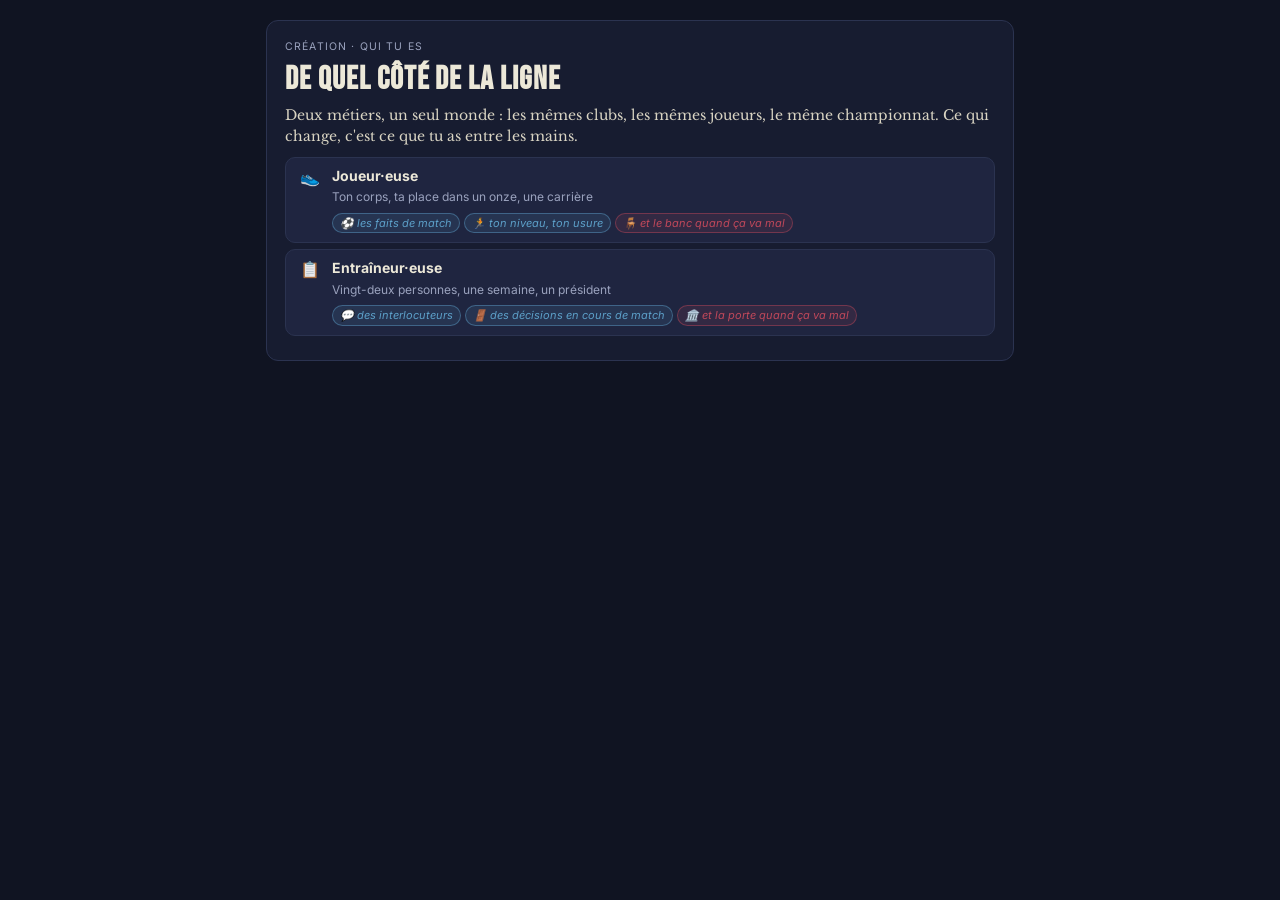
<file: v2/index.html>
<!doctype html>
<html lang="fr" data-mode="joueur">
<head>
<meta charset="utf-8">
<meta name="viewport" content="width=device-width,initial-scale=1,viewport-fit=cover">
<title>Absolut Coach 2 — une saison</title>
<link rel="preconnect" href="https://fonts.googleapis.com">
<link rel="preconnect" href="https://fonts.gstatic.com" crossorigin>
<link rel="stylesheet" href="https://fonts.googleapis.com/css2?family=Bebas+Neue&family=Libre+Baskerville:ital,wght@0,400;1,400&family=Inter:wght@400;500;600;700&display=swap">
<link rel="stylesheet" href="style.css">
</head>
<body>
<div class="wrap">
  <div id="app"></div>
</div>
<script src="../eras.js"></script>
<script src="moteur.js"></script>
<script src="coach.js"></script>
<script src="ecrans.js"></script>
<script src="ecransCoach.js"></script>
<script>demarrer();</script>
</body>
</html>
</file>
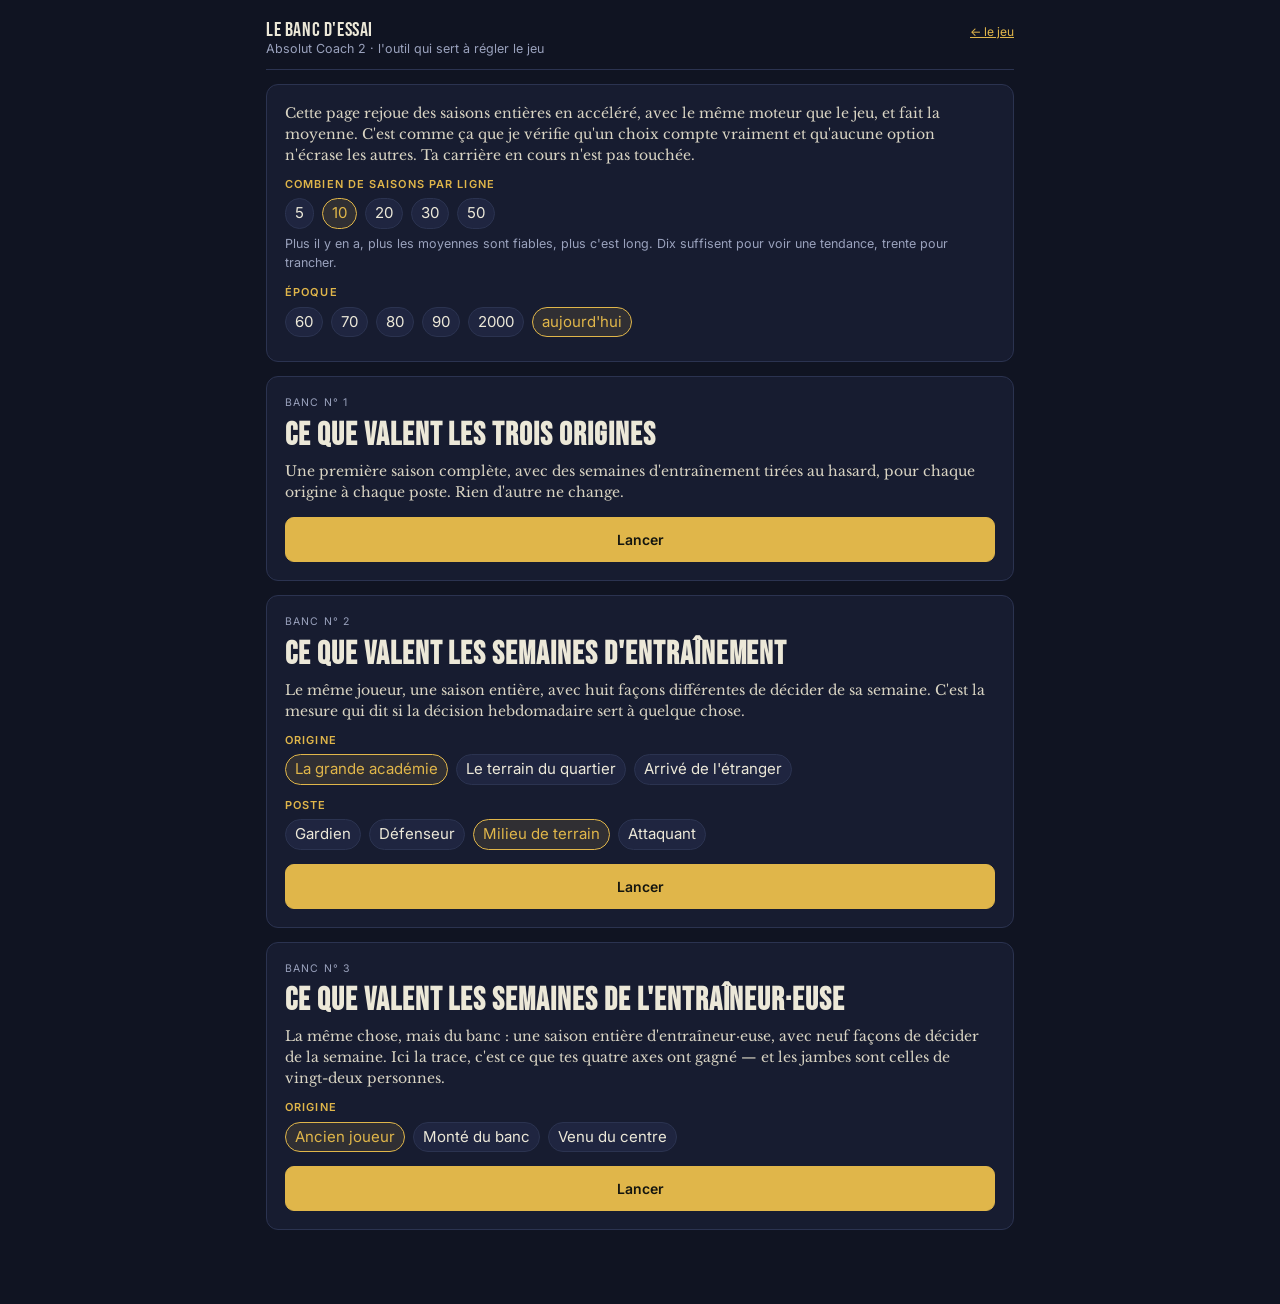
<file: v2/labo.html>
<!doctype html>
<html lang="fr" data-mode="joueur">
<head>
<meta charset="utf-8">
<meta name="viewport" content="width=device-width,initial-scale=1,viewport-fit=cover">
<title>Le banc d'essai — Absolut Coach 2</title>
<link rel="preconnect" href="https://fonts.googleapis.com">
<link rel="preconnect" href="https://fonts.gstatic.com" crossorigin>
<link rel="stylesheet" href="https://fonts.googleapis.com/css2?family=Bebas+Neue&family=Libre+Baskerville:ital,wght@0,400;1,400&family=Inter:wght@400;500;600;700&display=swap">
<link rel="stylesheet" href="style.css">
<style>
  /* Ici, et ici seulement, les chiffres sont permis : ce n'est pas le jeu,
     c'est l'outil qui sert à le régler. */
  table.lab{ width:100%; border-collapse:collapse; font-size:12.5px; }
  table.lab th{ text-align:right; font-size:10px; letter-spacing:.08em; text-transform:uppercase;
    color:var(--muted); font-weight:600; padding:6px 7px; border-bottom:1px solid var(--line); white-space:nowrap; }
  table.lab th:first-child{ text-align:left; }
  table.lab td{ padding:7px; border-bottom:1px solid var(--line); text-align:right;
    font-variant-numeric:tabular-nums; white-space:nowrap; }
  table.lab td:first-child{ text-align:left; white-space:normal; min-width:150px; }
  table.lab th:first-child{ min-width:150px; }
  table.lab tr:last-child td{ border-bottom:0; }
  table.lab td.best{ color:var(--gold); font-weight:600; }
  table.lab td.worst{ color:var(--red); }
  .prog{ height:6px; border-radius:99px; background:var(--panel-2); overflow:hidden; border:1px solid var(--line); margin:10px 0 4px; }
  .prog i{ display:block; height:100%; background:var(--gold-dim); width:0; transition:width .15s linear; }
  .ctl{ display:grid; gap:12px; margin:0 0 6px; }
  .ctl label{ font-size:11px; letter-spacing:.1em; text-transform:uppercase; color:var(--gold); font-weight:600; display:block; margin-bottom:6px; }
  .lire{ font-family:var(--narr); font-size:13px; color:#d9d4c3; border-left:3px solid var(--gold-dim);
    padding:2px 0 2px 12px; margin:12px 0 0; }
  table.lab td .se{ color:var(--muted); font-size:11px; font-weight:400; }
  .legend{ display:grid; gap:4px; font-size:12px; color:var(--muted); margin:10px 0 0; }
  .legend b{ color:var(--cream); font-weight:600; }
</style>
</head>
<body>
<div class="wrap">

  <div class="top">
    <div><div class="who">Le banc d'essai</div>
      <div class="sub">Absolut Coach 2 · l'outil qui sert à régler le jeu</div></div>
    <div class="meta"><a href="./" style="color:var(--gold)">← le jeu</a></div>
  </div>

  <div class="card">
    <p class="narr">Cette page rejoue des saisons entières en accéléré, avec le même moteur que le jeu,
      et fait la moyenne. C'est comme ça que je vérifie qu'un choix compte vraiment et qu'aucune option
      n'écrase les autres. Ta carrière en cours n'est pas touchée.</p>
    <div class="ctl">
      <div><label>Combien de saisons par ligne</label>
        <div class="row" id="nSais"></div>
        <p class="sub" style="margin:6px 0 0">Plus il y en a, plus les moyennes sont fiables, plus c'est long.
          Dix suffisent pour voir une tendance, trente pour trancher.</p></div>
      <div><label>Époque</label><div class="row" id="nAnnee"></div></div>
    </div>
  </div>

  <div class="card">
    <div class="step">Banc n° 1</div>
    <h2>Ce que valent les trois origines</h2>
    <p class="narr">Une première saison complète, avec des semaines d'entraînement tirées au hasard,
      pour chaque origine à chaque poste. Rien d'autre ne change.</p>
    <div class="btn-row"><button class="btn" id="go1">Lancer</button></div>
    <div class="prog" hidden id="pr1"><i></i></div>
    <div id="out1"></div>
  </div>

  <div class="card">
    <div class="step">Banc n° 2</div>
    <h2>Ce que valent les semaines d'entraînement</h2>
    <p class="narr">Le même joueur, une saison entière, avec huit façons différentes de décider
      de sa semaine. C'est la mesure qui dit si la décision hebdomadaire sert à quelque chose.</p>
    <div class="ctl">
      <div><label>Origine</label><div class="row" id="nOrig"></div></div>
      <div><label>Poste</label><div class="row" id="nPoste"></div></div>
    </div>
    <div class="btn-row"><button class="btn" id="go2">Lancer</button></div>
    <div class="prog" hidden id="pr2"><i></i></div>
    <div id="out2"></div>
  </div>

  <div class="card">
    <div class="step">Banc n° 3</div>
    <h2>Ce que valent les semaines de l'entraîneur·euse</h2>
    <p class="narr">La même chose, mais du banc : une saison entière d'entraîneur·euse, avec neuf façons
      de décider de la semaine. Ici la trace, c'est ce que tes quatre axes ont gagné — et les jambes
      sont celles de vingt-deux personnes.</p>
    <div class="ctl">
      <div><label>Origine</label><div class="row" id="nCOrig"></div></div>
    </div>
    <div class="btn-row"><button class="btn" id="go3">Lancer</button></div>
    <div class="prog" hidden id="pr3"><i></i></div>
    <div id="out3"></div>
  </div>

</div>

<script src="../eras.js"></script>
<script src="moteur.js"></script>
<script src="coach.js"></script>
<script>
/* Le moteur appelle rendre() quand il change d'écran. Ici il n'y a pas d'écran
   de jeu : on l'absorbe, et SIM coupe la sauvegarde. */
function rendre(){}
SIM = true;

const POLITIQUES = [
  { id:'auto',    nom:"Au hasard",                   f:()=>pick(['tech','phys','ment','spec','normale','repos']) },
  { id:'tech',    nom:"Toujours la technique",       f:()=>'tech' },
  { id:'phys',    nom:"Toujours le physique",        f:()=>'phys' },
  { id:'ment',    nom:"Toujours le mental",          f:()=>'ment' },
  { id:'spec',    nom:"Toujours ton poste",          f:()=>'spec' },
  { id:'normale', nom:"Toujours la semaine normale", f:()=>'normale' },
  { id:'repos',   nom:"Toujours lever le pied",      f:()=>'repos' },
  { id:'alterne', nom:"Deux séances, puis un repos", f:i=>i % 3 === 2 ? 'repos' : 'spec' },
];
const ANNEES = [[1962,"60"],[1975,"70"],[1987,"80"],[1998,"90"],[2008,"2000"],[2018,"aujourd'hui"]];
const REG = { n:10, annee:2018, orig:0, poste:'M' };
const CREG = { orig:0 };   // déclaré ici : reglages() le lit, et il tourne avant le banc 3

/* ---------- une saison jouée en accéléré ---------- */
function uneSaison(iOrig, poste, polF){
  nouvellePartie({ nom:"Essai", poste, annee:REG.annee, origine:ORIGINES[iOrig], ambition:AMBITIONS[0] });
  const dep = { ...S.moi.base };
  let k = 0, nFaits = 0, nReussis = 0;
  for (let i = 0; i < 400 && S.ecran !== 'bilan'; i++){
    if (S.ecran === 'semaine') choisirSemaine(polF(k++));
    else if (S.ecran === 'arret') choisirArret(Math.floor(Math.random() * S.arret.options.length));
    else if (S.ecran === 'moment'){
      const f = S.match.moments[S.momentIdx];
      choisirMoment(Math.floor(Math.random() * f.opts.length));
      nFaits++; if (f.reussi) nReussis++;
    }
    else if (S.ecran === 'resultat') apresMatch();
    /* LA TRÊVE D'HIVER COUPE LA SAISON EN DEUX. Sans cette branche le banc s'arrêtait
       à la 17ᵉ journée et toutes les lignes affichaient une demi-saison. Le banc ne
       fait pas les courses : il rentre chez lui, c'est-à-dire le choix qui ne touche
       pas le football — et il est le même sur les neuf lignes, donc il ne biaise pas
       la comparaison des semaines, qui est la seule chose mesurée ici. */
    else if (S.ecran === 'treve'){ if (!S.treve.fait) choisirTreve('chez'); else finirTreve(); }
    else break;
  }
  const g = {}; AXES.forEach(a => g[a] = S.moi.base[a] - dep[a]);
  return { m:S.stats.matchs, t:S.stats.titus, b:S.stats.buts, pa:S.stats.passes,
    note: S.stats.notes.length ? moyenneNotes() : 0, pos:S.bilan ? S.bilan.pos : 18,
    fr:S.etats.fraicheur, phys:S.moi.base.phys, tete:S.moi.base.ment, faits:nFaits,
    reus: nFaits ? nReussis / nFaits * 100 : 0, g, zero: S.stats.matchs === 0 ? 1 : 0 };
}
/* L'ERREUR-TYPE, SUR LES COLONNES QUI DÉCIDENT. C'est la leçon de méthode du
   29/09/2026 : une différence plus petite que l'erreur-type n'est pas un résultat,
   c'est du bruit — et j'avais conclu deux fois sur du bruit faute de l'afficher.
   Elle est écrite à côté des deux colonnes peintes, pour qu'on puisse en juger
   d'un coup d'œil : si les deux ors se chevauchent, c'est une égalité. */
function erreurType(v){
  if (v.length < 2) return 0;
  const m = v.reduce((a, x) => a + x, 0) / v.length;
  return Math.sqrt(v.reduce((a, x) => a + (x - m) ** 2, 0) / (v.length - 1) / v.length);
}
function moyenner(lignes){
  const n = lignes.length, s = k => lignes.reduce((a, x) => a + x[k], 0) / n;
  const ga = {}; AXES.forEach(a => ga[a] = lignes.reduce((x, l) => x + l.g[a], 0) / n);
  const traces = lignes.map(l => ['tech', 'phys', 'spec'].reduce((a, x) => a + l.g[x], 0));
  return { m:s('m'), t:s('t'), b:s('b'), pa:s('pa'), note:s('note'), pos:s('pos'),
    fr:s('fr'), phys:s('phys'), tete:s('tete'), faits:s('faits'), reus:s('reus'), zero:s('zero') * 100, g:ga,
    se:{ m:erreurType(lignes.map(l => l.m)), tr:erreurType(traces) } };
}
const v1 = x => x.toFixed(1).replace('.', ',');
const pm = e => e ? ` <span class="se">±${e.toFixed(1).replace('.', ',')}</span>` : '';
const vd = x => (x > 0 ? '+' : x < 0 ? '−' : '') + Math.abs(x).toFixed(1).replace('.', ',');

/* ---------- réglages ---------- */
function chips(el, items, get, set){
  document.getElementById(el).innerHTML = items.map(([v, l]) =>
    `<button class="chip${get() === v ? ' on' : ''}" data-v="${v}">${l}</button>`).join('');
  document.getElementById(el).onclick = e => {
    const b = e.target.closest('button'); if (!b) return;
    set(isNaN(+b.dataset.v) ? b.dataset.v : +b.dataset.v); reglages();
  };
}
function reglages(){
  chips('nSais', [[5,"5"],[10,"10"],[20,"20"],[30,"30"],[50,"50"]], () => REG.n, v => REG.n = v);
  chips('nAnnee', ANNEES.map(([a, l]) => [a, l]), () => REG.annee, v => REG.annee = v);
  chips('nOrig', ORIGINES.map((o, i) => [i, o.nom]), () => REG.orig, v => REG.orig = v);
  chips('nPoste', POSTES.map(p => [p.id, p.nom]), () => REG.poste, v => REG.poste = v);
  chips('nCOrig', CORIGINES.map((o, i) => [i, o.nom]), () => CREG.orig, v => CREG.orig = v);
}
reglages();

/* ---------- le moteur de la page : un lot par image, pour que ça respire ---------- */
function lancer(taches, barre, fini){
  const pr = document.getElementById(barre); pr.hidden = false;
  const bar = pr.querySelector('i'); let i = 0;
  const pas = () => {
    const t0 = Date.now();
    while (i < taches.length && Date.now() - t0 < 60) { taches[i](); i++; }
    bar.style.width = Math.round(i / taches.length * 100) + '%';
    if (i < taches.length) requestAnimationFrame(pas);
    else { pr.hidden = true; bar.style.width = '0'; fini(); }
  };
  requestAnimationFrame(pas);
}
function tableau(cols, lignes, marquees){
  /* marquees : les colonnes où l'on peint le meilleur en or et le pire en rouge.
     Une case à `null` est une case **sans mesure** (aucune saison finie, par exemple
     une politique qui fait virer à chaque fois) : elle ne se peint pas et n'entre pas
     dans les bornes. Sans cette règle, la ligne qui ne finit jamais une saison
     affichait une place moyenne de 0 et **prenait l'or** — vu à l'écran, et c'est
     précisément la fausse lecture que la leçon de méthode du 29/09 interdit. */
  const bornes = {};
  (marquees || []).forEach(k => { const v = lignes.map(l => l.cells[k]).filter(x => x != null);
    if (v.length) bornes[k] = { hi:Math.max(...v), lo:Math.min(...v) }; });
  return `<div class="scrollx"><table class="lab"><thead><tr>${
    cols.map(c => `<th>${c[1]}</th>`).join('')}</tr></thead><tbody>${
    lignes.map(l => `<tr>${cols.map(c => {
      const brut = l.cells[c[0]];
      let cl = ''; const bo = bornes[c[0]];
      if (bo && brut != null) cl = brut === bo.hi ? ' class="best"' : brut === bo.lo ? ' class="worst"' : '';
      return `<td${cl}>${l.txt[c[0]]}</td>`;
    }).join('')}</tr>`).join('')}</tbody></table></div>`;
}
const COLS = [['nom',''],['m','matchs'],['t','titul.'],['b','buts'],['pa','passes'],
  ['note','note'],['pos','place'],['fr','fraîch.'],['phys','physique'],['tete','tête'],['reus','faits ✓'],['tr','trace'],
  ['tech','techn.'],['phys','phys.'],['ment','mental'],['spec','poste']];
function ligne(nom, r){
  // la trace est ce qui se CONSTRUIT ; le mental se dépense, il a sa colonne
  const tr = ['tech','phys','spec'].reduce((a, x) => a + r.g[x], 0);
  return { cells:{ nom:0, m:r.m, t:r.t, b:r.b, pa:r.pa, note:r.note, pos:-r.pos, fr:r.fr, phys:r.phys, tete:r.tete, reus:r.reus, tr,
      tech:r.g.tech, phys:r.g.phys, ment:r.g.ment, spec:r.g.spec },
    txt:{ nom, m:v1(r.m) + pm(r.se && r.se.m), t:v1(r.t), b:v1(r.b), pa:v1(r.pa), note:v1(r.note),
      pos:v1(r.pos) + 'ᵉ', fr:Math.round(r.fr) + ' %', phys:Math.round(r.phys), tete:v1(r.tete),
      reus:Math.round(r.reus) + ' %', tr:vd(tr) + pm(r.se && r.se.tr),
      tech:vd(r.g.tech), phys:vd(r.g.phys), ment:vd(r.g.ment), spec:vd(r.g.spec) } };
}
const LEGENDE = `<div class="legend">
  <div><b>matchs</b> — combien de matchs tu as joués dans la saison, sur 34.</div>
  <div><b>titul.</b> — combien de fois tu as commencé le match. Le reste, tu es entré en jeu.</div>
  <div><b>place</b> — où ton club a fini au classement, sur 18.</div>
  <div><b>fraîch.</b> — ce qui te reste dans les jambes à la fin de la saison.</div>
  <div><b>physique</b> — l'axe, en fin de saison : il décide de la vitesse à laquelle on récupère, de la charge qu'on encaisse sans se reposer, et du risque de blessure.</div>
  <div><b>tête</b> — ce qu'il reste de ta réserve de mental à la fin de la saison. Elle se vide à chaque
    coup dur et seule la séance mentale la répare vraiment.</div>
  <div><b>faits ✓</b> — la part des faits de match réussis. C'est là que se voit la technique.</div>
  <div><b>trace</b> — ce que la saison a <b>construit</b> : technique + physique + poste. Le mental n'y est
    pas, puisqu'il se dépense.</div>
  <div><b>techn. / phys. / mental / poste</b> — ce que la saison a ajouté à chaque axe, pour toujours.
    C'est la trace : ce que tu emportes dans la saison suivante.</div>
  <div><b>±</b> — l'erreur-type de la moyenne. Deux lignes dont les valeurs se chevauchent à ±
    sont <b>à égalité</b> : il faut plus de saisons pour les séparer, ou il n'y a rien à séparer.</div>
</div>`;

/* ---------- banc 1 : les origines ---------- */
document.getElementById('go1').onclick = () => {
  const res = [], taches = [];
  ORIGINES.forEach((o, i) => POSTES.forEach(p => {
    const bac = []; res.push({ nom:`${o.nom} · ${p.nom.toLowerCase()}`, bac });
    for (let k = 0; k < REG.n; k++) taches.push(() => bac.push(uneSaison(i, p.id, POLITIQUES[0].f)));
  }));
  document.getElementById('out1').innerHTML = '';
  lancer(taches, 'pr1', () => {
    const lignes = res.map(r => ligne(r.nom, moyenner(r.bac)));
    document.getElementById('out1').innerHTML = tableau(COLS, lignes, ['m']) + LEGENDE
      + `<p class="lire">Chaque ligne est la moyenne de ${REG.n} premières saisons jouées entièrement.
        La colonne <b>matchs</b> est marquée en or pour le meilleur croisement et en rouge pour le pire :
        c'est elle qui dit si une origine te fait jouer à ce poste. Les quatre dernières colonnes disent
        ce que la saison a laissé sur chaque axe.</p>`;
  });
};

/* ---------- banc 2 : les semaines ---------- */
document.getElementById('go2').onclick = () => {
  const res = [], taches = [];
  POLITIQUES.forEach(pol => {
    const bac = []; res.push({ nom:pol.nom, bac });
    for (let k = 0; k < REG.n; k++) taches.push(() => bac.push(uneSaison(REG.orig, REG.poste, pol.f)));
  });
  document.getElementById('out2').innerHTML = '';
  lancer(taches, 'pr2', () => {
    const lignes = res.map(r => ligne(r.nom, moyenner(r.bac)));
    const o = ORIGINES[REG.orig], p = POSTES.find(x => x.id === REG.poste);
    document.getElementById('out2').innerHTML = tableau(COLS, lignes, ['m','tr']) + LEGENDE
      + `<p class="lire">${o.nom}, ${p.nom.toLowerCase()}, ${REG.n} saisons par ligne.
        Deux colonnes sont peintes : <b>matchs</b> et <b>trace</b>. C'est l'arbitrage du jeu.
        Ce qu'on veut voir : l'or dans <b>matchs</b> et l'or dans <b>trace</b> sur deux lignes
        <b>différentes</b>, et le compromis entre les deux. Si une seule ligne prend les deux,
        le choix de la semaine n'en est pas un et il faut recalibrer.
        <br><br>Une limite à garder en tête : le banc ne joue qu'<b>une</b> saison. Travailler
        coûte de la fraîcheur tout de suite et ne rend qu'après, donc tout entraînement est ici
        désavantagé. La colonne <b>trace</b> est ce qui comptera vraiment quand la carrière
        s'étalera sur plusieurs saisons.</p>`;
  });
};

/* ================== BANC 3 : LES SEMAINES DE L'ENTRAÎNEUR·EUSE ==================
   Il vivait dans une sonde depuis le 01/10/2026, donc le propriétaire ne pouvait pas
   le lancer lui-même alors qu'il lance celui du joueur·euse. C'est le même test, et
   le même invariant, à une nuance que la mesure a imposée : la **place** suit les
   points — c'est le même signal, vu par le président — donc ce qui doit se séparer,
   c'est **le résultat et la trace**. Si une seule politique prend les deux, la
   semaine du coach n'est pas une décision. */
const CPOLITIQUES = [
  { nom:"Au hasard",                    cyc:null },
  { nom:"Toujours la vidéo",            cyc:['video'] },
  { nom:"Toujours l'athlétique",        cyc:['athle'] },
  { nom:"Toujours les individuels",     cyc:['indiv'] },
  { nom:"Toujours le vestiaire",        cyc:['vestiaire'] },
  { nom:"Toujours le bureau",           cyc:['bureau'] },
  { nom:"Toujours du repos",            cyc:['repos'] },
  { nom:"Vidéo, vestiaire, repos",      cyc:['video','vestiaire','repos'] },
  { nom:"Vidéo, athlé, repos",          cyc:['video','athle','repos'] },
];
function uneSaisonCoach(iOrig, cyc){
  const ids = CSEMAINES.map(s => s.id);
  cNouvellePartie({ nom:"Essai", annee:REG.annee, origine:CORIGINES[iOrig], ambition:CAMBITIONS[0] });
  const a0 = CAXES.reduce((t, a) => t + S.moi.base[a], 0);
  let k = 0; const frS = [], blS = [];
  for (let i = 0; i < 4000 && S.ecran !== 'cbilan'; i++){
    const e = S.ecran;
    if (e === 'csemaine'){
      cChoisirSemaine(cyc ? cyc[k++ % cyc.length] : pick(ids));
      frS.push(S.grp.fr); blS.push(S.equipe.filter(j => j.blesse > 0).length);
    }
    else if (e === 'carret') cChoisirArret(Math.floor(Math.random() * S.arret.options.length));
    else if (e === 'cmoment') cChoisirMoment(Math.floor(Math.random() * S.match.moments[S.momentIdx].opts.length));
    else if (e === 'cresultat') cApresMatch();
    /* LE MERCATO OUVRE LA SAISON, et il la coupe en deux. Sans cette branche, le
       banc cassait au premier écran et annonçait « remercié 100 % » sur les neuf
       lignes — ce qui est exactement le genre de sonde muette que la leçon de
       méthode du 29/09 interdit. Le banc ne recrute pas : il ferme la fenêtre, pour
       mesurer la semaine et rien d'autre. */
    else if (e === 'cmercato') cFermerMercato();
    /* LA TRÊVE COUPE AUSSI LA SAISON EN DEUX, à la même journée que le mercato
       d'hiver. Sans cette branche le banc cassait à la 17ᵉ et annonçait « remercié »
       sur les neuf lignes : la même sonde muette que ci-dessus. Il rentre chez lui,
       comme le banc du joueur·euse — c'est **le même choix sur les neuf lignes**, donc
       il ne biaise pas la comparaison des semaines, qui est la seule chose mesurée. */
    else if (e === 'ctreve'){ if (!S.ctreve.fait) cChoisirTreve('chez'); else cFinirTreve(); }
    else break;   /* la porte : un coach démis ne finit pas sa saison */
  }
  const moy = a => a.length ? a.reduce((x, y) => x + y, 0) / a.length : 0;
  const vire = S.ecran !== 'cbilan';
  return { ok: vire ? 0 : 1, vire: vire ? 1 : 0,
    fr: moy(frS), bl: moy(blS),
    pts: vire ? 0 : S.ligue.classement[S.club.nom].pts,
    pos: vire ? S.ligue.equipes.length : S.bilan.pos,
    pres: S.liens.president, dec: S.stats.decisions,
    tr: CAXES.reduce((t, a) => t + S.moi.base[a], 0) - a0 };
}
const CCOLS = [['nom',''],['pts','points'],['pos','place'],['pres','président'],['vire','remercié'],
  ['fr','jambes'],['bl','absents'],['dec','décisions'],['tr','trace']];
function ligneCoach(nom, bac){
  const fin = bac.filter(x => x.ok);           /* les saisons finies : le classement n'existe que là */
  const moy = (l, k) => l.length ? l.reduce((a, x) => a + x[k], 0) / l.length : 0;
  const m = { pts:moy(fin, 'pts'), pos:moy(fin, 'pos'), pres:moy(bac, 'pres'),
    vire:moy(bac, 'vire') * 100, fr:moy(bac, 'fr'), bl:moy(bac, 'bl'),
    dec:moy(bac, 'dec'), tr:moy(bac, 'tr') };
  const se = { pts:erreurType(fin.map(x => x.pts)), pos:erreurType(fin.map(x => x.pos)),
    tr:erreurType(bac.map(x => x.tr)) };
  const rien = !fin.length;   // aucune saison finie : il n'y a ni points ni place à lire
  return { cells:{ nom:0, pts:rien ? null : m.pts, pos:rien ? null : -m.pos,
      pres:m.pres, vire:-m.vire, fr:m.fr, bl:-m.bl, dec:m.dec, tr:m.tr },
    txt:{ nom, pts:rien ? '—' : v1(m.pts) + pm(se.pts),
      pos:rien ? '—' : v1(m.pos) + 'ᵉ' + pm(se.pos),
      pres:Math.round(m.pres), vire:Math.round(m.vire) + ' %',
      fr:Math.round(m.fr) + ' %', bl:v1(m.bl), dec:v1(m.dec), tr:vd(m.tr) + pm(se.tr) } };
}
const CLEGENDE = `<div class="legend">
  <div><b>points</b> — les points pris au championnat, sur les saisons que tu as finies.</div>
  <div><b>place</b> — où le club a fini. C'est elle que le président regarde.</div>
  <div><b>président</b> — sa confiance en fin de saison. Sous 28, il te remercie en cours de route.</div>
  <div><b>remercié</b> — la part des saisons où tu n'es pas allé au bout. C'est la porte.</div>
  <div><b>jambes</b> — la fraîcheur moyenne du groupe sur la saison : vingt-deux personnes, pas toi.</div>
  <div><b>absents</b> — le nombre moyen de blessés et suspendus par semaine.</div>
  <div><b>trace</b> — ce que la saison a ajouté à tes quatre axes (le jeu, le vestiaire, le banc,
    le réseau), pour toujours.</div>
  <div><b>±</b> — l'erreur-type de la moyenne. Deux lignes qui se chevauchent sont <b>à égalité</b>.</div>
</div>`;
document.getElementById('go3').onclick = () => {
  const res = [], taches = [];
  CPOLITIQUES.forEach(pol => {
    const bac = []; res.push({ nom:pol.nom, bac });
    for (let k = 0; k < REG.n; k++) taches.push(() => bac.push(uneSaisonCoach(CREG.orig, pol.cyc)));
  });
  document.getElementById('out3').innerHTML = '';
  lancer(taches, 'pr3', () => {
    const lignes = res.map(r => ligneCoach(r.nom, r.bac));
    const o = CORIGINES[CREG.orig];
    document.getElementById('out3').innerHTML = tableau(CCOLS, lignes, ['pts', 'pos', 'tr']) + CLEGENDE
      + `<p class="lire">${o.nom}, ${REG.n} saisons par ligne. Trois colonnes sont peintes :
        <b>points</b>, <b>place</b> et <b>trace</b> — mais la place suit les points, c'est le même
        signal vu par le président. Ce qu'on veut voir, c'est donc <b>l'or du résultat et l'or de la
        trace sur deux lignes différentes</b> : si une seule politique prend les deux, la semaine du
        coach n'est pas une décision et il faut recalibrer.
        <br><br>La même limite que pour le joueur·euse : le banc ne joue qu'<b>une</b> saison, donc
        tout ce qui se construit y est désavantagé. Et une saison interrompue par la porte ne compte
        ni points ni place — c'est la colonne <b>remercié</b> qui la dit.</p>`;
  });
};

</script>
</body>
</html>
</file>
<file: v2/style.css>
/* ABSOLUT COACH 2 — styles. Reprise des coquilles validées le 26/09/2026. */
*{box-sizing:border-box}

:root{
  --bg:#0b1210; --panel:#12201a; --panel-2:#182a22; --line:#26382f;
  --cream:#ece8d8; --muted:#94a094; --gold:#c9a24b; --gold-dim:#8a7238;
  --red:#c0485a; --amber:#d39b3c; --sage:#4f9a6a;
  --ui:'Inter',system-ui,sans-serif; --display:'Bebas Neue',Impact,sans-serif; --narr:'Libre Baskerville',Georgia,serif;
}
:root[data-mode="joueur"]{ --bg:#101422; --panel:#171c30; --panel-2:#1f2540; --line:#2b3350; --gold:#e0b64a; --sage:#5da0c9; --muted:#9aa2bd; }
body{ background:var(--bg); color:var(--cream); font-family:var(--ui); font-size:15px; line-height:1.5; transition:background .2s; }
.wrap{ max-width:780px; margin:0 auto; padding-inline:16px; padding-block:20px 60px; }
h1{ font-family:var(--display); font-size:clamp(28px,6vw,44px); line-height:1; letter-spacing:.02em; margin:0 0 4px; }
h2{ font-family:var(--display); font-size:clamp(23px,4.6vw,32px); letter-spacing:.03em; margin:0 0 8px; line-height:1.03; text-wrap:balance; }
h3{ font-size:10.5px; letter-spacing:.14em; text-transform:uppercase; color:var(--gold); margin:18px 0 8px; font-weight:600; }
p{ margin:0 0 10px; }
.narr{ font-family:var(--narr); font-size:14px; color:#d9d4c3; }
.sub{ color:var(--muted); font-size:12.5px; }
.card{ background:var(--panel); border:1px solid var(--line); border-radius:12px; padding:18px; margin:0 0 14px; }

/* options */
/* Six cartes de séance faisaient à elles seules huit cents pixels : le propriétaire
   n'atteignait plus l'effectif sans scroller longtemps. Mêmes informations, moins
   d'air — et des sous-titres réécrits sur une seule ligne. */
.opt{ display:grid; grid-template-columns:24px 1fr; gap:10px; width:100%; text-align:left; font:inherit; color:var(--cream);
  background:var(--panel-2); border:1px solid var(--line); border-radius:10px; padding:9px 12px; margin:0 0 6px; cursor:pointer; align-items:start; }
.opt:hover{ border-color:var(--gold-dim); background:#1d3227; }
:root[data-mode="joueur"] .opt:hover{ background:#232a49; }
.opt .ico{ font-size:16px; line-height:1.3; text-align:center; opacity:.9; }
.opt b{ display:block; font-size:14px; margin-bottom:1px; line-height:1.25; }
.opt .sub{ font-size:12px; line-height:1.3; }
.pills{ display:flex; flex-wrap:wrap; gap:4px; margin-top:5px; }
.pill{ font-size:11px; padding:1px 7px; border-radius:99px; border:1px solid transparent; white-space:nowrap; }
.pill.foot{ color:var(--sage); border-color:color-mix(in srgb, var(--sage) 45%, transparent); background:color-mix(in srgb, var(--sage) 12%, transparent); }
.pill.vie{ color:var(--amber); border-color:color-mix(in srgb, var(--amber) 45%, transparent); background:color-mix(in srgb, var(--amber) 12%, transparent); }
.pill.risk{ color:var(--red); border-color:color-mix(in srgb, var(--red) 45%, transparent); background:color-mix(in srgb, var(--red) 12%, transparent); }
.pill.neutre{ color:var(--muted); border-color:var(--line); }

/* faits de match / timeline */
.tl{ display:grid; gap:4px; margin:6px 0 10px; }
.tl div{ display:grid; grid-template-columns:38px 22px 1fr; gap:8px; align-items:baseline; font-size:13px;
  padding:5px 8px; border-radius:7px; background:var(--panel-2); }
.tl .min{ color:var(--muted); font-size:11.5px; font-variant-numeric:tabular-nums; }
.tl .me{ outline:1px solid var(--gold-dim); }

/* gros chiffres */
.stats{ display:grid; grid-template-columns:repeat(auto-fit,minmax(88px,1fr)); gap:8px; margin:10px 0 4px; }
.stats > div{ background:var(--panel-2); border:1px solid var(--line); border-radius:9px; padding:9px 10px; text-align:center; }
.stats .v{ font-family:var(--display); font-size:23px; line-height:1; color:var(--gold); }
.stats .k{ font-size:10.5px; color:var(--muted); letter-spacing:.04em; margin-top:2px; }
/* « 14/23 » : le second chiffre est le total, il ne doit pas peser autant que le premier. */
.stats .v .sur{ font-size:15px; color:var(--muted); }
.score{ display:flex; align-items:center; gap:14px; flex-wrap:wrap; }
.score .big{ font-family:var(--display); font-size:38px; line-height:1; color:var(--gold); }

/* liens & chantiers en lignes avec icône */
.st{ display:grid; gap:5px; }
.st div{ display:grid; grid-template-columns:22px 118px 1fr; gap:8px; align-items:baseline; font-size:13px; }
.st .i{ font-size:14px; text-align:center; opacity:.85; }
.st .n{ color:var(--muted); font-size:12px; }
.st .arrow{ color:var(--sage); } .st .down{ color:var(--red); }
@media(max-width:560px){ .st div{ grid-template-columns:22px 1fr; } .st .n{ grid-column:2; } .st .w{ grid-column:2; } }

/* boutique */
.shop{ display:grid; gap:7px; }
.shop div{ display:grid; grid-template-columns:24px 1fr auto; gap:10px; align-items:center; font-size:13px;
  background:var(--panel-2); border:1px solid var(--line); border-radius:9px; padding:9px 11px; }
.shop .i{ font-size:15px; text-align:center; opacity:.85; }
.shop i{ color:var(--muted); font-style:normal; font-size:11.5px; display:block; }
.shop .p{ text-align:right; white-space:nowrap; font-variant-numeric:tabular-nums; }
.shop .off{ opacity:.45; }
.tabs{ display:flex; gap:6px; margin:0 0 10px; }
.tabs button{ font:inherit; font-size:12.5px; font-weight:600; padding:6px 12px; border-radius:99px; cursor:pointer;
  background:var(--panel-2); color:var(--muted); border:1px solid var(--line); }
.tabs button[aria-pressed="true"]{ background:var(--cream); color:#14150f; border-color:var(--cream); }

/* bilan */
.bloc{ display:grid; grid-template-columns:22px 1fr; gap:12px; background:var(--panel-2); border:1px solid var(--line);
  border-radius:10px; padding:13px 15px; margin:0 0 9px; }
.bloc .i{ font-size:15px; text-align:center; line-height:1.5; opacity:.85; }
.bloc h4{ margin:0 0 4px; font-size:12.5px; letter-spacing:.06em; text-transform:uppercase; color:var(--gold); }
.bloc.perdu{ border-left:3px solid var(--red); } .bloc.perdu h4{ color:var(--red); }
.bloc.gagne{ border-left:3px solid var(--sage); } .bloc.gagne h4{ color:var(--sage); }
.bloc.suite{ border-left:3px solid var(--gold-dim); }

.trophies{ display:flex; flex-wrap:wrap; gap:6px; margin:8px 0; }
.trophies span{ font-size:12.5px; padding:4px 10px; border-radius:8px; background:var(--panel-2); border:1px solid var(--line); }
.rank{ display:grid; gap:7px; }
.rank div{ display:grid; grid-template-columns:22px 1fr auto; gap:10px; align-items:center;
  background:var(--panel-2); border:1px solid var(--line); border-radius:9px; padding:9px 11px; font-size:13px; }
.rank .m{ font-size:14px; text-align:center; font-variant-numeric:tabular-nums; color:var(--gold); font-weight:600; }
.rank .tag{ font-size:11px; color:var(--muted); white-space:nowrap; }
.jrn{ display:grid; gap:5px; font-size:12.5px; }
.jrn div{ display:grid; grid-template-columns:22px 1fr; gap:9px; align-items:baseline; }
.jrn .d{ color:var(--gold-dim); font-size:11px; }
.kv{ display:grid; grid-template-columns:auto 1fr; gap:4px 12px; font-size:13px; margin:0 0 10px; }
.kv dt{ color:var(--muted); white-space:nowrap; } .kv dd{ margin:0; }
.row{ display:flex; flex-wrap:wrap; gap:8px; }
.chip{ font-size:12px; padding:3px 9px; border-radius:99px; background:var(--panel-2); border:1px solid var(--line); }
.chip.on{ border-color:var(--gold); color:var(--gold); }
/* fiche de données */
.sheet{ display:grid; gap:0; margin:10px 0 12px; }
.sheet div{ display:grid; grid-template-columns:1fr auto; gap:14px; padding:7px 0; border-bottom:1px solid var(--line); font-size:13.5px; align-items:baseline; }
.sheet div:last-child{ border-bottom:0; }
.sheet .l{ color:var(--muted); font-size:12.5px; }
.sheet .v{ text-align:right; font-variant-numeric:tabular-nums; }
.hdr{ border-bottom:1px solid var(--line); padding-bottom:10px; margin-bottom:4px; }
.hdr .t{ font-family:var(--display); font-size:clamp(24px,5vw,34px); line-height:1; letter-spacing:.02em; }
.hdr .m{ color:var(--muted); font-size:12.5px; margin-top:3px; }
.money{ font-variant-numeric:tabular-nums; }
.bar{ height:7px; border-radius:99px; background:var(--panel-2); overflow:hidden; margin:5px 0 2px; border:1px solid var(--line); }
.bar i{ display:block; height:100%; background:var(--gold-dim); }
.bar i.hot{ background:var(--red); }
.lack{ border:1px solid color-mix(in srgb, var(--red) 55%, transparent); background:color-mix(in srgb, var(--red) 10%, transparent);
  border-radius:8px; padding:9px 12px; font-size:13px; margin:0 0 10px; }
.lack b{ color:var(--red); }
/* chaque phrase sur sa ligne : deux .sub d'affilée se collaient (« → l'étranger<b>P. Moulin</b> ») */
.lack b, .lack .sub{ display:block; }
table.sq{ width:100%; border-collapse:collapse; font-size:12.5px; }
table.sq th{ text-align:left; font-size:10px; letter-spacing:.1em; text-transform:uppercase; color:var(--muted); font-weight:600; padding:5px 6px; border-bottom:1px solid var(--line); }
table.sq td{ padding:6px; border-bottom:1px solid var(--line); vertical-align:middle; }
table.sq td.r{ text-align:right; font-variant-numeric:tabular-nums; }
/* UN EN-TÊTE DE COLONNE QUI TRIE. Il garde exactement l'allure d'un `th`, sinon la
   ligne de titres se lirait comme une rangée de boutons. Trois choses en passant :
   `th.r` manquait, donc les titres des trois colonnes de nombres étaient alignés à
   gauche de leurs nombres ; la flèche tombait sous son libellé ; et un montant cassait
   en « 42,7 / M€ », ce qui doublait la hauteur de chaque rangée sur un téléphone. */
table.sq th{ white-space:nowrap; }
table.sq th.r{ text-align:right; }
table.sq td.money{ white-space:nowrap; }
table.sq th button.thtri{ font:inherit; font-size:inherit; letter-spacing:inherit;
  text-transform:inherit; color:inherit; font-weight:inherit; background:transparent;
  border:0; padding:0; cursor:pointer; white-space:nowrap; }
table.sq th button.thtri:hover{ color:var(--cream); }
table.sq th button.thtri.on{ color:var(--gold); }
table.sq tr:last-child td{ border-bottom:0; }
.pos{ display:inline-block; width:19px; text-align:center; font-size:10px; font-weight:700; border-radius:4px; padding:2px 0; background:var(--panel-2); border:1px solid var(--line); }
.mini{ font:inherit; font-size:11px; padding:3px 9px; border-radius:6px; cursor:pointer; background:transparent; color:var(--muted); border:1px solid var(--line); }
.mini:hover{ color:var(--cream); border-color:var(--gold-dim); }
.scrollx{ overflow-x:auto; }
.step{ font-size:10.5px; letter-spacing:.11em; text-transform:uppercase; color:var(--muted); margin-bottom:9px; }
[hidden]{ display:none!important; }

/* ---- ce que le jeu ajoute aux coquilles ---- */
html,body{margin:0}
body{-webkit-text-size-adjust:100%}
.btn{font:inherit;font-weight:600;font-size:14px;padding:11px 18px;border-radius:9px;cursor:pointer;
  background:var(--gold);color:#14150f;border:1px solid var(--gold);width:100%}
.btn:hover{filter:brightness(1.07)}
.btn.ghost{background:transparent;color:var(--muted);border-color:var(--line)}
.btn.ghost:hover{color:var(--cream);border-color:var(--gold-dim)}
/* Le seul bouton du jeu qui détruit quelque chose : il ne doit pas ressembler aux autres. */
.btn.danger{background:transparent;color:var(--red);border-color:color-mix(in srgb, var(--red) 55%, transparent)}
.btn.danger:hover{background:color-mix(in srgb, var(--red) 14%, transparent);border-color:var(--red)}
.btn-row{display:flex;gap:8px;margin-top:14px}
.top{display:flex;justify-content:space-between;align-items:baseline;gap:12px;margin:0 0 14px;
  padding-bottom:10px;border-bottom:1px solid var(--line)}
.top .who{font-family:var(--display);font-size:20px;letter-spacing:.03em;line-height:1}
.top .meta{color:var(--muted);font-size:12px;text-align:right}
.top button{font:inherit;font-size:11.5px;padding:4px 10px;border-radius:99px;cursor:pointer;
  background:transparent;color:var(--muted);border:1px solid var(--line)}
.words{display:grid;gap:6px;font-size:13px}
.words div{display:grid;grid-template-columns:22px 1fr;gap:9px;align-items:baseline}
.words .i{text-align:center;opacity:.85}
details.fold{border:1px solid var(--line);border-radius:10px;padding:10px 13px;margin:0 0 12px;background:var(--panel)}
details.fold summary{cursor:pointer;font-size:12.5px;color:var(--gold);letter-spacing:.06em;text-transform:uppercase;font-weight:600}
details.fold[open] summary{margin-bottom:10px}
.mvt{font-size:13px;display:grid;gap:4px;margin:8px 0 0}
.mvt div{display:grid;grid-template-columns:20px 1fr;gap:8px}
.up{color:var(--sage)} .dn{color:var(--red)}
.big-ico{font-size:30px;line-height:1;margin:0 0 6px}
.wrap{min-height:100%}
@media(max-width:900px){
  .card:last-child > .btn-row:last-child{position:sticky;bottom:0;background:var(--panel);
    padding-block:10px;margin-bottom:-4px}
  /* une carte qu'on lit de bout en bout (le bilan de carrière) : le bouton
     collant coupait la liste des saisons en deux */
  .card.no-sticky:last-child > .btn-row:last-child{position:static;background:none;padding-block:0}
}

/* ---- création ---- */
.txt{font:inherit;font-size:15px;width:100%;padding:10px 12px;border-radius:9px;
  background:var(--panel-2);color:var(--cream);border:1px solid var(--line)}
.txt:focus{outline:2px solid var(--gold-dim);outline-offset:1px}
.chip{cursor:pointer;font:inherit}
button.chip{color:var(--cream)}
button.chip.on{border-color:var(--gold);color:var(--gold);background:color-mix(in srgb,var(--gold) 12%,transparent)}
.opt.on{border-color:var(--gold);background:color-mix(in srgb,var(--gold) 10%,transparent)}
:focus-visible{outline:2px solid var(--gold);outline-offset:2px}
@media(prefers-reduced-motion:reduce){*{transition:none!important;animation:none!important}}

/* ---- les notes du match, et les libellés de « Ta situation » ---- */
.notes{display:grid;gap:3px;margin:4px 0 2px}
.notes div{display:grid;grid-template-columns:22px 1fr auto;gap:9px;align-items:baseline;
  font-size:13px;padding:5px 9px;border-radius:7px;background:var(--panel-2)}
.notes .p{font-size:10px;font-weight:700;color:var(--muted);text-align:center}
.notes .n{font-variant-numeric:tabular-nums;color:var(--gold);font-weight:600}
.notes i{color:var(--muted);font-style:normal;font-size:11.5px}
.notes .fa{font-size:11px;letter-spacing:-.5px;white-space:nowrap}
.notes .me{outline:1px solid var(--gold-dim)}
.notes .me .n{font-size:15px}
.words .qui{color:var(--muted);font-weight:600;font-size:11px;letter-spacing:.06em;
  text-transform:uppercase;display:block;margin-bottom:1px}

/* ---- « Ta situation » : une case par chose, deux colonnes sur un téléphone.
   Quatorze lignes pleine largeur faisaient défiler l'écran pour rien. ---- */
/* En colonnes et non en grille : dans une grille, la rangée prend la hauteur de
   sa case la plus haute, et une phrase de trois lignes en gonflait deux. Les
   colonnes empilent chaque case à sa vraie hauteur. */
.sit{columns:2 152px;column-gap:7px}
.sit > div{background:var(--panel-2);border-radius:8px;padding:7px 10px 8px;
  margin:0 0 7px;break-inside:avoid;-webkit-column-break-inside:avoid}
/* le libellé passe à la ligne plutôt que de se couper : « un pied gauche
   absent » devenait « un pied gauche abse… » */
.sit .k{display:block;color:var(--muted);font-size:10px;letter-spacing:.07em;
  text-transform:uppercase;margin-bottom:2px;line-height:1.25}
.sit .v{display:block;font-size:12.5px;line-height:1.35}
.sit .cle{outline:1px solid var(--gold-dim)}
/* Ce que la jauge change, sous la phrase qui la dit : une conséquence écrite, sinon
   la jauge n'existe pas pour le joueur. */
.sit .pq{display:block;margin-top:3px;font-size:11px;font-style:normal;color:var(--muted)}
.sit-fold h3{margin:14px 0 7px}
.sit-fold h3:first-of-type{margin-top:4px}

/* ---- l'effectif : trois blocs de tuiles, un par ligne ---- */
.lineHead{display:flex;flex-wrap:wrap;gap:4px 8px;align-items:baseline;
  font-size:11px;letter-spacing:.09em;text-transform:uppercase;color:var(--gold);
  font-weight:600;margin:12px 0 6px}
.lineHead:first-of-type{margin-top:2px}
.lineHead span{text-transform:none;letter-spacing:0;font-weight:400;
  color:var(--muted);font-size:11.5px}
/* deux tuiles par rangée sur un téléphone : à trois, les noms se coupaient */
.lineup{display:grid;grid-template-columns:repeat(auto-fit,minmax(142px,1fr));gap:6px}
.lineup > div{background:var(--panel-2);border-radius:7px;padding:6px 9px 7px;
  display:grid;grid-template-columns:1fr auto;column-gap:6px}
.lineup b{font-weight:600;font-size:12.5px;white-space:nowrap;
  overflow:hidden;text-overflow:ellipsis;min-width:0}
.lineup .n{font-variant-numeric:tabular-nums;color:var(--gold);font-weight:600;font-size:12.5px}
.lineup .s{grid-column:1/-1;color:var(--muted);font-size:10.5px;
  white-space:nowrap;overflow:hidden;text-overflow:ellipsis}
/* ce qu'il a fait de sa saison : buts, passes, cartons, minutes */
.lineup .f{grid-column:1/-1;font-size:10.5px;margin-top:2px;
  font-variant-numeric:tabular-nums;letter-spacing:.2px;
  white-space:nowrap;overflow:hidden;text-overflow:ellipsis}
.lineup .me{outline:1px solid var(--gold-dim)}
.lineup .out{opacity:.5}

/* ---- le tirage de la qualité et du défaut ---- */
/* le mercato : un mouvement se lit d'un bout à l'autre, en une ligne */
.mvts{display:grid;gap:5px;margin:2px 0 8px}
.mvts div{display:grid;grid-template-columns:18px 1fr;gap:9px;align-items:baseline;
  background:var(--panel-2);border:1px solid var(--line);border-radius:8px;padding:7px 10px;font-size:12.5px}
.mvts .i{text-align:center;font-size:11px;color:var(--muted)}
.mvts b{font-weight:600}
.mvts i{font-style:normal;color:var(--muted);font-size:11.5px}
.mvts .in{border-color:var(--gold-dim)}
.mvts .out{opacity:.7}
.roul{display:grid;grid-template-columns:34px 1fr;gap:12px;align-items:center;
  background:var(--panel-2);border:1px solid var(--line);border-radius:12px;
  padding:14px 16px;margin:0 0 8px;min-height:74px}
.roul .i{font-size:24px;line-height:1;text-align:center}
.roul b{display:block;font-size:17px;letter-spacing:.2px}
.roul .sub{display:block;margin-top:2px}
.roul.pose{border-color:var(--gold-dim);animation:pose .45s ease-out}
.roul.bad.pose{border-color:var(--red)}
@keyframes pose{0%{transform:scale(.97);opacity:.6}60%{transform:scale(1.015)}100%{transform:scale(1);opacity:1}}
@media(prefers-reduced-motion:reduce){.roul.pose{animation:none}}

/* ---- signaler un problème ---- */
/* Le bouton vit dans le bandeau, donc il est là sur tous les écrans, et il ne
   prend la place de rien : c'est un caractère. */
.top .rap{ margin-top:5px; font-size:12px; padding:2px 9px; line-height:1.6; }
.top .rap:hover{ color:var(--amber); border-color:var(--amber); }
.modal{ position:fixed; inset:0; z-index:50; background:rgba(0,0,0,.62);
  display:flex; align-items:flex-start; justify-content:center; overflow-y:auto;
  padding:calc(24px + env(safe-area-inset-top, 0px)) 16px calc(24px + env(safe-area-inset-bottom, 0px)); }
.modal > .card{ width:100%; max-width:560px; margin:auto 0; }
.rapNote{ font-size:15px; resize:vertical; min-height:72px; }
.rapVu{ font-size:11px; line-height:1.45; color:var(--muted); white-space:pre-wrap;
  word-break:break-word; max-height:300px; overflow:auto; margin:0;
  font-family:ui-monospace,Menlo,Consolas,monospace; }

/* Une option hors de portée : visible, lisible, mais clairement pas cliquable. */
.opt.off{ opacity:.52; cursor:default; }
.opt.off:hover{ border-color:var(--line); background:var(--panel-2); }
.opt .sub.manque{ color:var(--gold-dim); }

/* Les boutons de tri de l'effectif : des pastilles, pas des colonnes — les tuiles
   n'en ont pas. Celui qui est actif porte son sens (↓ ou ↑). */
.tris{display:flex;flex-wrap:wrap;gap:6px;margin:4px 0 10px}
.tris .tri{font:inherit;font-size:11.5px;letter-spacing:.02em;padding:5px 9px;border-radius:999px;
  border:1px solid var(--line);background:transparent;color:var(--muted);cursor:pointer}
.tris .tri.on{border-color:var(--gold-dim);color:var(--gold);background:rgba(201,162,77,.08)}
</file>
